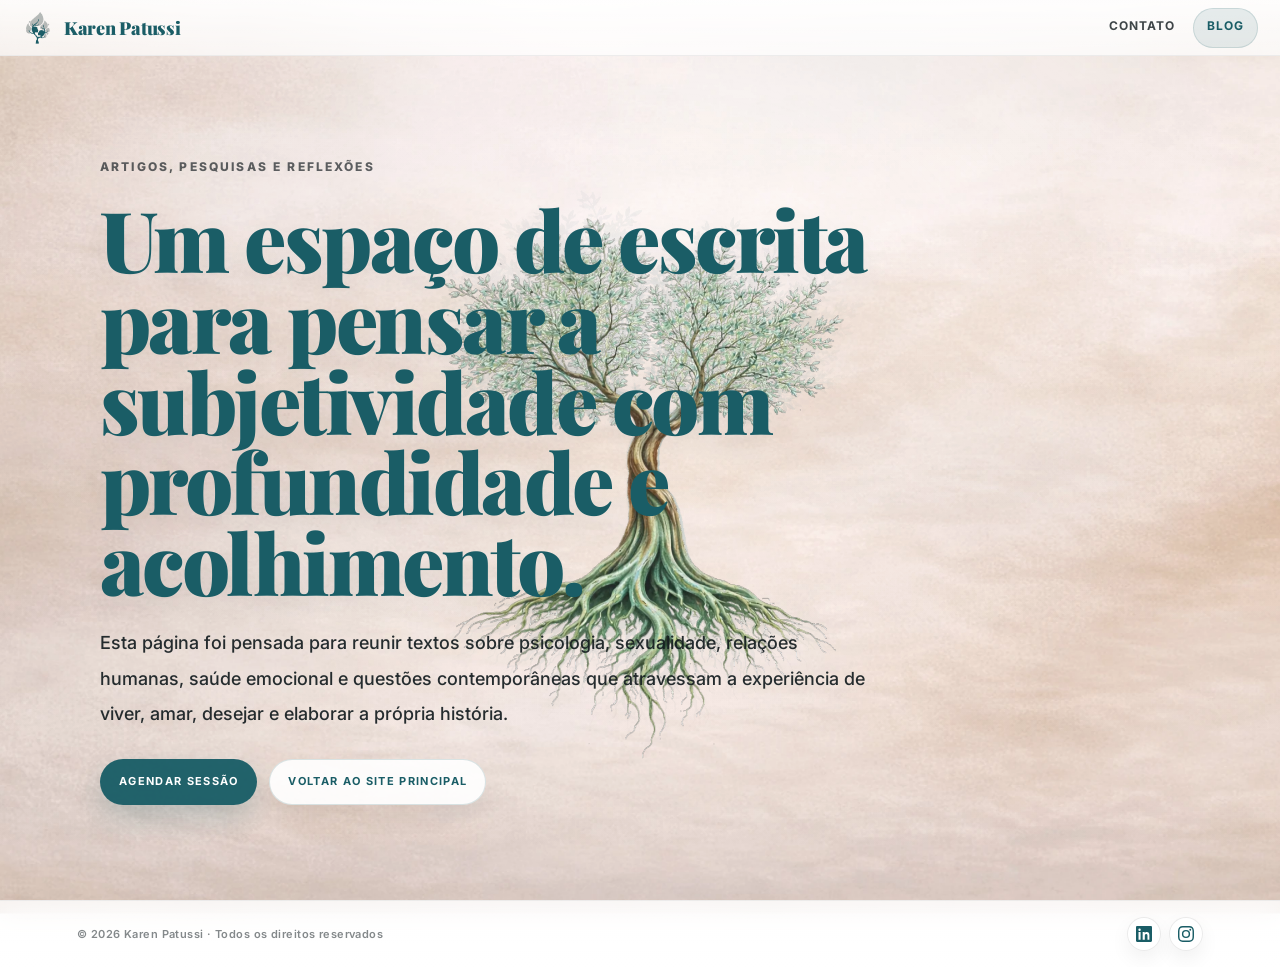
<file: blog.html>
<!doctype html>
<html lang="pt-BR">
<head>
  <meta charset="utf-8" />
  <meta name="viewport" content="width=device-width,initial-scale=1,viewport-fit=cover" />

  <!-- ==================== SEO BÁSICO ==================== -->
  <title>Blog | Karen Patussi · Psicologia, Sexualidade e Saúde Emocional</title>
  <meta name="description" content="Artigos, pesquisas e reflexões sobre psicologia, sexualidade, relações humanas e saúde emocional. Por Karen Patussi, psicóloga e terapeuta sexual.">
  <meta name="keywords" content="blog psicologia, terapia sexual, sexualidade humana, saúde emocional, relações humanas, subjetividade, Karen Patussi">
  <meta name="author" content="Karen Patussi">
  <meta name="robots" content="index, follow">
  <link rel="canonical" href="https://terapiacomkaren.com/blog.html">

  <!-- ==================== OPEN GRAPH (WhatsApp, Facebook, LinkedIn) ==================== -->
  <meta property="og:type" content="blog">
  <meta property="og:url" content="https://terapiacomkaren.com/blog.html">
  <meta property="og:title" content="Blog | Karen Patussi · Psicologia e Sexualidade">
  <meta property="og:description" content="Artigos e reflexões sobre psicologia, sexualidade, relações humanas e saúde emocional. Por Karen Patussi, psicóloga e terapeuta sexual.">
  <meta property="og:image" content="https://terapiacomkaren.com/imagens/og-image.webp">
  <meta property="og:image:width" content="1200">
  <meta property="og:image:height" content="630">
  <meta property="og:locale" content="pt_BR">
  <meta property="og:site_name" content="Karen Patussi">


  <meta name="referrer" content="strict-origin-when-cross-origin">
  <meta http-equiv="X-Content-Type-Options" content="nosniff">
  <meta http-equiv="Permissions-Policy" content="camera=(), microphone=(), geolocation=()">



  <!-- ==================== FAVICON ==================== -->
  <link rel="icon" type="image/webp" href="imagens/Logo.webp">
  <link rel="apple-touch-icon" href="imagens/Logo.webp">

  <!-- ==================== DADOS ESTRUTURADOS (Google) ==================== -->
  <script type="application/ld+json">
  {
    "@context": "https://schema.org",
    "@type": "Blog",
    "name": "Blog | Karen Patussi",
    "description": "Artigos, pesquisas e reflexões sobre psicologia, sexualidade, relações humanas e saúde emocional.",
    "url": "https://terapiacomkaren.com/blog.html",
    "author": {
      "@type": "Person",
      "name": "Karen Patussi",
      "jobTitle": "Psicóloga e Terapeuta Sexual",
      "url": "https://terapiacomkaren.com/"
    }
  }
  </script>

  <link rel="preconnect" href="https://fonts.googleapis.com">
  <link rel="preconnect" href="https://fonts.gstatic.com" crossorigin>
  <link rel="preload" as="image" href="imagens/Logo.webp" fetchpriority="high">
  <link rel="preload" as="image" href="imagens/Tree ring hero.webp" fetchpriority="high">
  <link href="https://fonts.googleapis.com/css2?family=Playfair+Display:wght@700;900&family=Inter:wght@400;500;600;700&display=swap" rel="stylesheet">

  <style>
    :root{
      --brand:#1A5D66;
      --text:#0b0d0f;
      --muted:#26343a;

      --safeT: env(safe-area-inset-top, 0px);
      --safeR: env(safe-area-inset-right, 0px);
      --safeB: env(safe-area-inset-bottom, 0px);
      --safeL: env(safe-area-inset-left, 0px);

      --padX: clamp(16px, 6vw, 120px);
      --headerH: 56px;
      /* ================================
         TREE HERO / DEPTH FX
         These variables control the tree volume, breathing motion,
         masked glow and rim light.
         Keep them grouped for easier maintenance.
         - tree*: scale, depth and shadow of the artwork
         - glow*: larger soft halo behind the tree
         - rim*: tighter light that helps separate the edges
         ================================= */
      --treeYOffset: clamp(10px, 2vh, 34px);
      --treeScale: 0.92;
      --treeOpacity: 0.92;

      --treeBreathDur: 14s;
      --treeBreathAmp: 0.045;
      --treePushZ: 60px;
      --treeBreathShadowA: 0.18;
      --treeBreathShadowB: 0.30;
      --treeShadowLiftA: 22px;
      --treeShadowLiftB: 34px;

      --glowOpacity: 0.18;
      --glowDur: 6.2s;
      --glowBlur: 14px;
      --glowColor: rgba(26,93,102,.52);
      --glowCoreOpacity: 0.20;
      --glowCoreBlur: 9px;

      --rimOpacity: 0.12;
      --rimBlur: 4px;
      --rimColor: rgba(223,245,240,.72);


      --bodyFont: "Inter", system-ui, sans-serif;
      --titleFont: "Playfair Display", serif;
    }

    *{ box-sizing:border-box; }
    html,body{ min-height:100%; }
    html{
      scroll-behavior:smooth;
      scrollbar-width:none;
      -ms-overflow-style:none;
    }
    body{
      margin:0;
      font-family:var(--bodyFont);
      color:var(--text);
      background:transparent;
      overflow-x:hidden;
      -webkit-font-smoothing:antialiased;
      -moz-osx-font-smoothing:grayscale;
      text-rendering:optimizeLegibility;
      scrollbar-width:none;
      -ms-overflow-style:none;
    }
    html::-webkit-scrollbar,
    body::-webkit-scrollbar{
      width:0 !important;
      height:0 !important;
      display:none !important;
    }

    body::before{
      content:"";
      position:fixed;
      inset:0;
      z-index:-6;
      background-image:url("imagens/fundo textura.webp");
      background-size:cover;
      background-position:center;
      background-repeat:no-repeat;
      transform:scale(1.03);
    }
    body::after{
      content:"";
      position:fixed;
      inset:0;
      z-index:-5;
      pointer-events:none;
      background:
        radial-gradient(1100px 720px at 50% 32%, rgba(255,255,255,.28), rgba(255,255,255,0) 60%),
        linear-gradient(180deg, rgba(255,255,255,.03), rgba(255,255,255,0));
    }
    /* ================================
       TREE HERO / 3D EFFECT REGION
       The tree uses 3 stacked layers:
       1) image breathing + shadow = depth
       2) ::before = tighter masked core/rim light
       3) ::after  = wider masked atmospheric glow
       This split keeps the visual effect readable for future maintenance.
       ================================= */
    .bg-stage{
      position:fixed;
      inset:0;
      z-index:-3;
      display:flex;
      align-items:center;
      justify-content:center;
      pointer-events:none;
      transform:translateY(var(--treeYOffset));
    }
    .tree{
      width:min(74vw, 74vh);
      height:min(74vw, 74vh);
      opacity:var(--treeOpacity);
      position:relative;
      transform-style:preserve-3d;
      will-change:filter, transform;
      animation:treeBreath var(--treeBreathDur) ease-in-out infinite;
    }
    .tree img{
      width:100%;
      height:100%;
      object-fit:contain;
      display:block;
      user-select:none;
      -webkit-user-drag:none;
      position:relative;
      z-index:2;
      transform:translateZ(0) scale(var(--treeScale));
      will-change:transform;
      animation:treeScaleBreath var(--treeBreathDur) ease-in-out infinite;
    }
    @keyframes treeBreath{
      0%,100%{
        filter:
          drop-shadow(0 var(--treeShadowLiftA) 70px rgba(0,0,0,var(--treeBreathShadowA)))
          drop-shadow(0 0 18px rgba(26,93,102,.06))
          brightness(.985) contrast(1.01);
      }
      50%{
        filter:
          drop-shadow(0 var(--treeShadowLiftB) 140px rgba(0,0,0,var(--treeBreathShadowB)))
          drop-shadow(0 0 28px rgba(26,93,102,.12))
          brightness(1.04) contrast(1.03);
      }
    }
    @keyframes treeScaleBreath{
      0%,100%{ transform: translateZ(0) scale(calc(var(--treeScale) * (1 - var(--treeBreathAmp)))); }
      50%{ transform: translate3d(0,0,var(--treePushZ)) scale(calc(var(--treeScale) * (1 + var(--treeBreathAmp)))); }
    }

    /* Core masked light:
       A tighter inner glow + subtle rim sheen to avoid a flat PNG look. */
    .tree::before{
      content:"";
      position:absolute;
      inset:1.2%;
      pointer-events:none;
      z-index:1;
      background:
        radial-gradient(42% 34% at 50% 56%, rgba(223,245,240,.26), rgba(223,245,240,0) 72%),
        radial-gradient(56% 52% at 50% 54%, rgba(26,93,102,var(--glowCoreOpacity)), rgba(26,93,102,0) 74%),
        linear-gradient(118deg,
          rgba(255,255,255,0) 16%,
          rgba(255,255,255,var(--rimOpacity)) 34%,
          rgba(255,255,255,0) 54%,
          rgba(255,255,255,0) 100%
        );
      background-size:100% 100%, 100% 100%, 145% 145%;
      background-position:center, center, 88% 22%;
      background-repeat:no-repeat;
      opacity:1;
      filter:blur(var(--rimBlur));
      mix-blend-mode:screen;
      -webkit-mask-image:url("imagens/Tree ring hero.webp");
      -webkit-mask-repeat:no-repeat;
      -webkit-mask-size:contain;
      -webkit-mask-position:center;
      mask-image:url("imagens/Tree ring hero.webp");
      mask-repeat:no-repeat;
      mask-size:contain;
      mask-position:center;
      animation:treeCorePulse calc(var(--treeBreathDur) * 0.9) ease-in-out infinite;
      will-change:opacity, filter, background-position;
    }
    @keyframes treeCorePulse{
      0%,100%{
        opacity:.84;
        filter:blur(var(--rimBlur));
        background-position:center, center, 92% 24%;
      }
      50%{
        opacity:1;
        filter:blur(calc(var(--rimBlur) + 1px));
        background-position:center, center, 84% 18%;
      }
    }

    /* Wider masked glow:
       This is the atmospheric halo that makes the tree feel detached
       from the background instead of pasted on top of it. */
    .tree::after{
      content:"";
      position:absolute;
      inset:-1%;
      pointer-events:none;
      z-index:0;
      background:
        linear-gradient(180deg,
          rgba(255,255,255,0) 0%,
          rgba(255,255,255,0) 32%,
          rgba(255,255,255,.46) 48%,
          rgba(255,255,255,0) 64%,
          rgba(255,255,255,0) 100%
        ),
        radial-gradient(closest-side at 50% 55%, var(--glowColor), rgba(26,93,102,0) 64%);
      background-size:100% 220%, 126% 126%;
      background-position:0 140%, 50% 158%;
      background-repeat:no-repeat;
      opacity:var(--glowOpacity);
      filter:blur(var(--glowBlur));
      mix-blend-mode:screen;
      -webkit-mask-image:url("imagens/Tree ring hero.webp");
      -webkit-mask-repeat:no-repeat;
      -webkit-mask-size:contain;
      -webkit-mask-position:center;
      mask-image:url("imagens/Tree ring hero.webp");
      mask-repeat:no-repeat;
      mask-size:contain;
      mask-position:center;
      animation:glowRise var(--glowDur) cubic-bezier(.3, 0, .2, 1) infinite;
      will-change:opacity, background-position, filter;
    }
    @keyframes glowRise{
      0% { opacity: 0; background-position: 0 140%, 50% 158%; }
      12% { opacity: var(--glowOpacity); }
      58% { opacity: var(--glowOpacity); background-position: 0 20%, 50% 36%; }
      86% { opacity: calc(var(--glowOpacity) * 0.68); background-position: 0 -30%, 50% -6%; }
      100% { opacity: 0; background-position: 0 -70%, 50% -38%; }
    }


    .topbar{
      position:sticky;
      top:0;
      z-index:40;
      height:calc(var(--headerH) + var(--safeT));
      padding-top:var(--safeT);
      padding-left:calc(14px + var(--safeL));
      padding-right:calc(14px + var(--safeR));
      display:flex;
      align-items:center;
      justify-content:space-between;
      gap:12px;
      background:linear-gradient(180deg, rgba(255,255,255,.92), rgba(255,255,255,.72));
      backdrop-filter:blur(10px);
      -webkit-backdrop-filter:blur(10px);
      border-bottom:1px solid rgba(0,0,0,.07);
    }

    .brand-link{
      display:flex;
      align-items:center;
      gap:10px;
      min-width:0;
      text-decoration:none;
    }
    .brand-link img{
      width:32px;
      height:32px;
      object-fit:contain;
      display:block;
    }
    .brand-name{
      font-family:var(--titleFont);
      font-weight:900;
      letter-spacing:-.014em;
      color:var(--brand);
      font-size:18px;
      line-height:1;
      white-space:nowrap;
    }

    .topnav{
      display:flex;
      align-items:center;
      gap:6px;
      flex-wrap:wrap;
      justify-content:flex-end;
    }
    .topnav a{
      text-decoration:none;
      color:rgba(20,28,32,.82);
      font-size:12px;
      font-weight:700;
      letter-spacing:.08em;
      text-transform:uppercase;
      padding:10px 14px;
      min-height:40px;
      border-radius:999px;
      transition:background .24s ease,color .24s ease,transform .24s ease,box-shadow .24s ease;
    }
    .topnav a:hover{
      background:rgba(255,255,255,.72);
      color:var(--brand);
      box-shadow:0 12px 28px rgba(0,0,0,.06);
    }
    .topnav a.is-current{
      background:rgba(26,93,102,.10);
      color:var(--brand);
      box-shadow:inset 0 0 0 1px rgba(26,93,102,.14);
    }

    .hero{
      min-height:calc(100vh - var(--headerH) - var(--safeT));
      display:flex;
      align-items:center;
      padding:
        clamp(56px, 8vw, 96px)
        calc(var(--padX) + var(--safeR))
        clamp(48px, 7vw, 88px)
        calc(var(--padX) + var(--safeL));
      position:relative;
      z-index:2;
    }
    .hero-inner{
      max-width:1080px;
      margin:0 auto;
      display:grid;
      gap:24px;
      width:100%;
    }
    .eyebrow{
      margin:0;
      font-size:12px;
      letter-spacing:.18em;
      text-transform:uppercase;
      color:rgba(20,28,32,.68);
      font-weight:800;
    }
    .hero h1{
      margin:0;
      max-width:900px;
      font-family:var(--titleFont);
      font-weight:900;
      color:var(--brand);
      font-size:clamp(42px, 7vw, 84px);
      line-height:.96;
      letter-spacing:-.03em;
      text-shadow:0 14px 34px rgba(0,0,0,.07);
    }
    .hero-copy{
      max-width:780px;
      margin:0;
      color:rgba(20,28,32,.92);
      line-height:1.95;
      font-size:clamp(15px, 1.6vw, 18px);
      font-weight:500;
    }
    .hero-actions{
      display:flex;
      flex-wrap:wrap;
      gap:12px;
      margin-top:4px;
    }
    .btn{
      appearance:none;
      display:inline-flex;
      align-items:center;
      justify-content:center;
      min-height:46px;
      padding:13px 18px;
      border-radius:999px;
      text-decoration:none;
      cursor:pointer;
      font:700 11px/1 var(--bodyFont);
      letter-spacing:.12em;
      text-transform:uppercase;
      transition:transform .24s ease, box-shadow .24s ease, background .24s ease, color .24s ease, border-color .24s ease;
    }
    .btn:hover{ transform:translateY(-1px); }
    .btn--solid{
      background:rgba(26,93,102,.96);
      color:#fff;
      box-shadow:0 14px 28px rgba(26,93,102,.20);
      border:1px solid transparent;
    }
    .btn--ghost{
      background:rgba(255,255,255,.90);
      color:var(--brand);
      border:1px solid rgba(26,93,102,.16);
      box-shadow:0 12px 24px rgba(0,0,0,.05);
    }

    @media (min-width:980px){
      .topbar{
        padding-left:calc(22px + var(--safeL));
        padding-right:calc(22px + var(--safeR));
        gap:22px;
      }
      .topnav{ gap:4px; }
    }

    @media (max-width:640px){
      .topbar{
        padding-left:calc(14px + var(--safeL));
        padding-right:calc(14px + var(--safeR));
      }
      .brand-name{ font-size:16px; }
      .topnav a{
        font-size:10px;
        padding:9px 11px;
      }
      .hero{ padding-top:48px; }
    }

    /* ========================= RODAPÉ ========================= */
    .site-footer{
      padding:
        16px
        calc(var(--padX) + var(--safeR))
        calc(16px + var(--safeB))
        calc(var(--padX) + var(--safeL));
      background: linear-gradient(180deg, rgba(255,255,255,.80), rgba(255,255,255,.94));
      backdrop-filter: blur(14px);
      -webkit-backdrop-filter: blur(14px);
      border-top: 1px solid rgba(0,0,0,.07);
      display: flex;
      align-items: center;
      justify-content: space-between;
      gap: 16px;
      flex-wrap: wrap;
    }
    .footer-copy{
      font-size: 11px;
      color: rgba(20,28,32,.52);
      font-weight: 600;
      letter-spacing: .04em;
      white-space: nowrap;
    }
    .footer-socials{
      display: flex;
      align-items: center;
      gap: 8px;
    }
    .footer-social-link{
      display: inline-flex;
      align-items: center;
      justify-content: center;
      width: 34px;
      height: 34px;
      border-radius: 999px;
      border: 1px solid rgba(0,0,0,.08);
      background: rgba(255,255,255,.72);
      box-shadow: 0 8px 20px rgba(0,0,0,.06);
      color: var(--brand);
      text-decoration: none;
      transition: transform .22s ease, box-shadow .22s ease, background .22s ease;
      flex-shrink: 0;
    }
    .footer-social-link:hover,
    .footer-social-link:focus-visible{
      transform: translateY(-2px);
      box-shadow: 0 12px 26px rgba(26,93,102,.18);
      background: rgba(255,255,255,.96);
      outline: none;
    }
    .footer-social-link svg{
      width: 16px;
      height: 16px;
      display: block;
      fill: currentColor;
    }
    @media (max-width: 640px){
      .site-footer{
        padding-left: calc(16px + var(--safeL));
        padding-right: calc(16px + var(--safeR));
        justify-content: center;
        gap: 12px;
      }
      .footer-copy{ font-size: 10px; }
    }
  </style>
</head>
<body>
  <div class="bg-stage" aria-hidden="true">
    <div class="tree">
      <img src="imagens/Tree ring hero.webp" alt="">
    </div>
  </div>

  <header class="topbar" aria-label="Barra superior">
    <a class="brand-link" href="index.html#home" aria-label="Voltar ao site principal">
      <img src="imagens/Logo.webp" alt="Logo Karen Patussi">
      <span class="brand-name">Karen Patussi</span>
    </a>

    <nav class="topnav" aria-label="Navegação do blog">
      <a href="index.html#agendar-sessao" class="nav-contato">Contato</a>
      <a class="is-current" href="blog.html" aria-current="page">Blog</a>
    </nav>
  </header>

  <main>
    <section class="hero" aria-label="Introdução do blog">
      <div class="hero-inner">
        <p class="eyebrow">Artigos, pesquisas e reflexões</p>
        <h1>Um espaço de escrita para pensar a subjetividade com profundidade e acolhimento.</h1>
        <p class="hero-copy">
          Esta página foi pensada para reunir textos sobre psicologia, sexualidade, relações humanas, saúde emocional e questões contemporâneas que atravessam a experiência de viver, amar, desejar e elaborar a própria história.
        </p>
        <div class="hero-actions">
          <a class="btn btn--solid" href="index.html#agendar-sessao">Agendar sessão</a>
          <a class="btn btn--ghost" href="index.html#home">Voltar ao site principal</a>
        </div>
      </div>
    </section>
  </main>

  <footer class="site-footer" aria-label="Rodapé">
    <span class="footer-copy">© 2026 Karen Patussi · Todos os direitos reservados</span>
    <div class="footer-socials" aria-label="Redes sociais">
      <a class="footer-social-link" href="https://www.linkedin.com/in/karen-mesquita-patussi-a19017122/" target="_blank" rel="noopener noreferrer" aria-label="LinkedIn de Karen Patussi">
        <svg viewBox="0 0 24 24" aria-hidden="true"><path d="M20.447 20.452H17.21v-5.569c0-1.328-.027-3.037-1.852-3.037-1.853 0-2.136 1.445-2.136 2.939v5.667H9.985V9h3.102v1.561h.046c.432-.816 1.487-1.676 3.062-1.676 3.273 0 3.876 2.154 3.876 4.957v6.61zM5.337 7.433a1.8 1.8 0 1 1 0-3.6 1.8 1.8 0 0 1 0 3.6zm1.555 13.019H3.782V9h3.11v11.452zM22.225 0H1.771C.792 0 0 .774 0 1.729v20.542C0 23.227.792 24 1.771 24h20.451C23.2 24 24 23.227 24 22.271V1.729C24 .774 23.2 0 22.222 0h.003z"/></svg>
      </a>
      <a class="footer-social-link" href="https://www.instagram.com/terapiacomkarenpatussi?igsh=MW1pMjQwYnFjNXVvZA==" target="_blank" rel="noopener noreferrer" aria-label="Instagram de Karen Patussi">
        <svg viewBox="0 0 24 24" aria-hidden="true"><path d="M12 2.163c3.204 0 3.584.012 4.85.07 3.252.148 4.771 1.691 4.919 4.919.058 1.265.069 1.645.069 4.849 0 3.205-.012 3.584-.069 4.849-.149 3.225-1.664 4.771-4.919 4.919-1.266.058-1.644.07-4.85.07-3.204 0-3.584-.012-4.849-.07-3.26-.149-4.771-1.699-4.919-4.92-.058-1.265-.07-1.644-.07-4.849 0-3.204.013-3.583.07-4.849.149-3.227 1.664-4.771 4.919-4.919 1.266-.057 1.645-.069 4.849-.069zM12 0C8.741 0 8.333.014 7.053.072 2.695.272.273 2.69.073 7.052.014 8.333 0 8.741 0 12c0 3.259.014 3.668.072 4.948.2 4.358 2.618 6.78 6.98 6.98C8.333 23.986 8.741 24 12 24c3.259 0 3.668-.014 4.948-.072 4.354-.2 6.782-2.618 6.979-6.98.059-1.28.073-1.689.073-4.948 0-3.259-.014-3.667-.072-4.947-.196-4.354-2.617-6.78-6.979-6.98C15.668.014 15.259 0 12 0zm0 5.838a6.162 6.162 0 1 0 0 12.324 6.162 6.162 0 0 0 0-12.324zM12 16a4 4 0 1 1 0-8 4 4 0 0 1 0 8zm6.406-11.845a1.44 1.44 0 1 0 0 2.881 1.44 1.44 0 0 0 0-2.881z"/></svg>
      </a>
    </div>
  </footer>

  <script>
    (function(){
      const link = document.querySelector(".nav-contato");
      if(!link) return;
      function update(){
        link.href = window.matchMedia("(max-width: 900px)").matches
          ? "index.html#agendar-sessao"
          : "index.html";
      }
      update();
      window.addEventListener("resize", update, { passive: true });
    })();
  </script>
</body>
</html>
</file>
